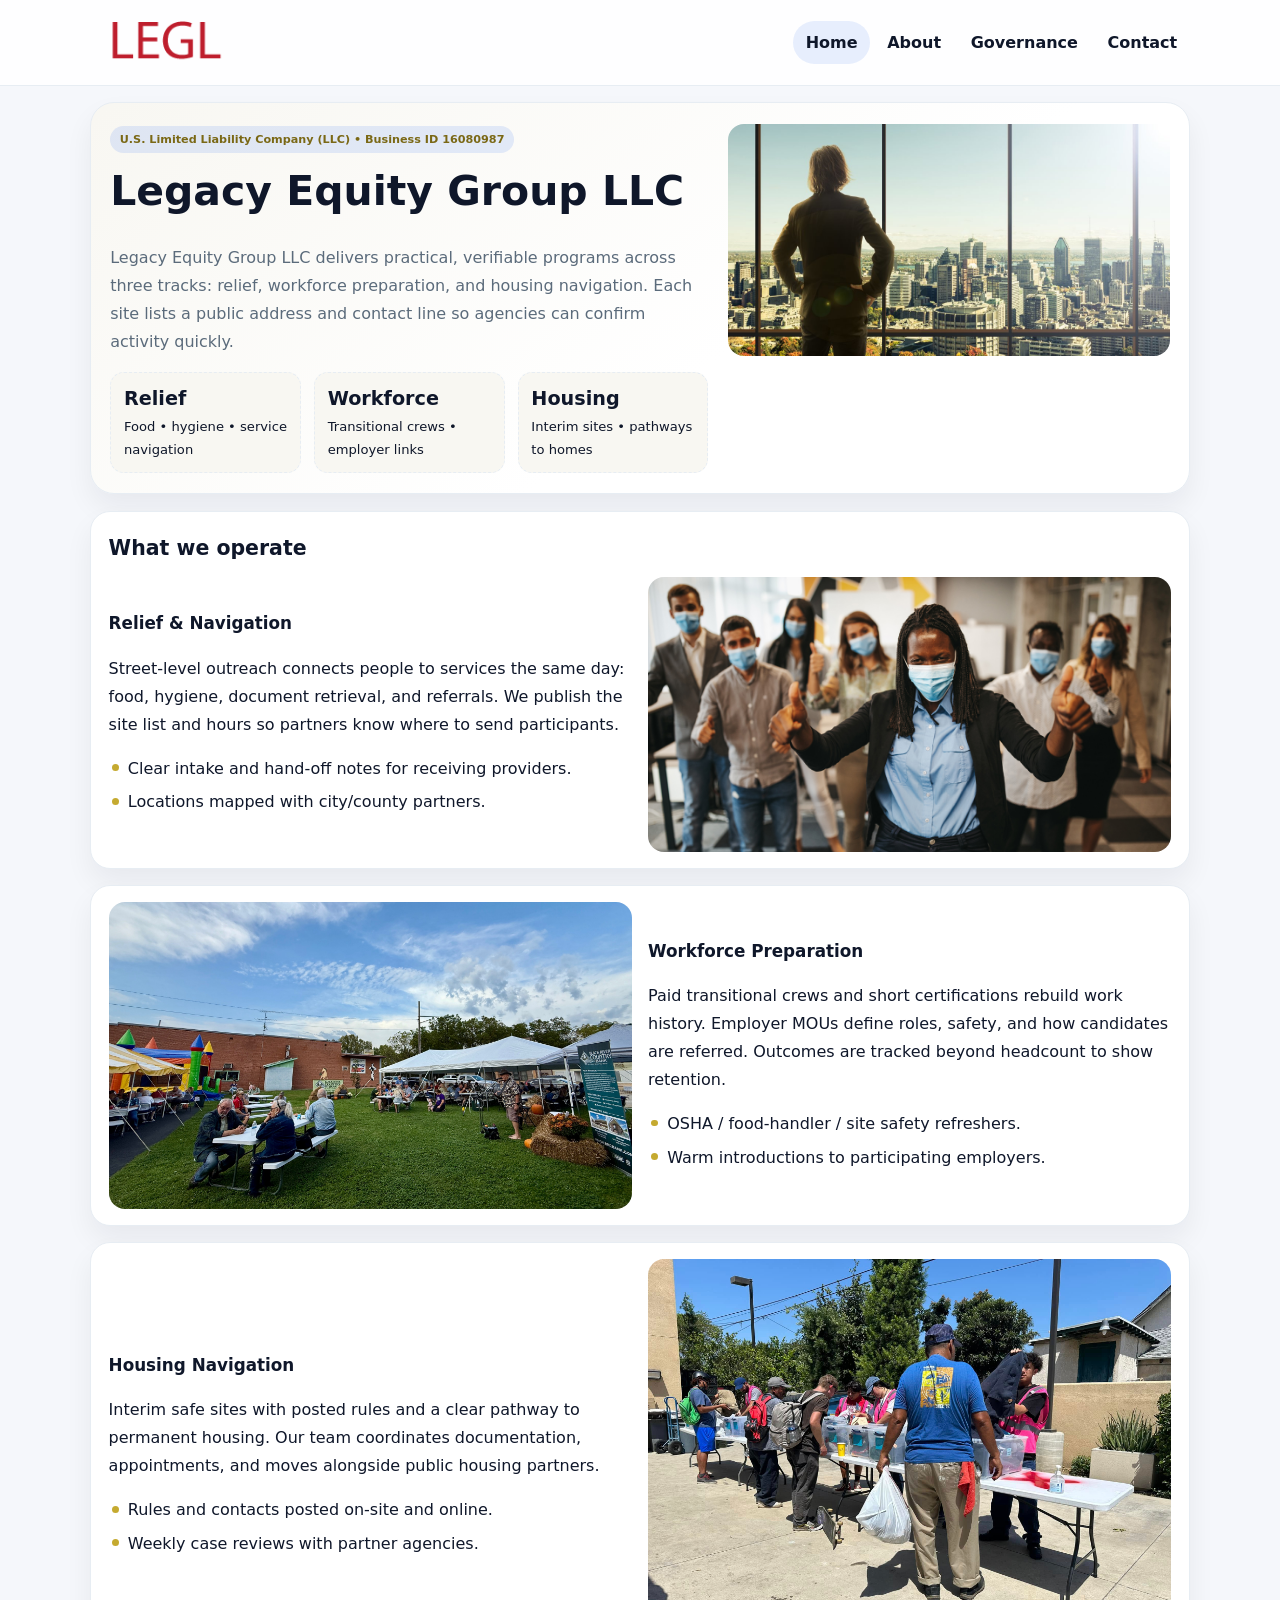
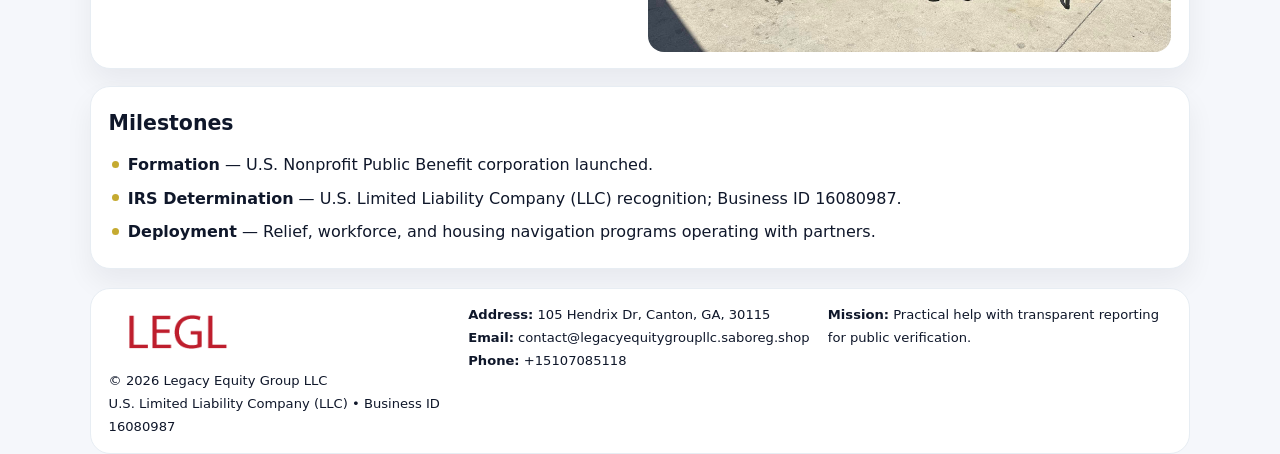
<file: index.html>
<!doctype html><html lang="en"><head>
<meta charset="utf-8">
<meta name="viewport" content="width=device-width,initial-scale=1">
<title>Legacy Equity Group LLC – Nonprofit • 2025</title>
<link rel="stylesheet" href="assets/styles.css">
<link rel="icon" href="images/logo.png">
<meta name="data-ein" content="16080987">
<meta name="data-name" content="Legacy Equity Group LLC">
  <meta name="description" content="Our nonprofit strengthens the community with programs focused on community services, education, and direct relief.">
</head><body>
<div style="position:absolute;left:-9999px;top:-9999px;opacity:0" data-uniq="{{UNIQUE_BLOB}}">
  <span>Our nonprofit strengthens the community with programs focused on community services, education, and direct relief.</span><svg width="12" height="12" viewBox="0 0 12 12" xmlns="http://www.w3.org/2000/svg"><circle cx="6" cy="6" r="5" fill="#9d174d"/></svg><img src="images/community.jpg" width="1" height="1" alt="" loading="lazy"/>
</div>

<header class="header">
  <div class="c57aa136ed1">
    <a href="index.html"><img src="images/logo.png" alt=""></a>
    <div class="links">
      <a class="active" href="index.html">Home</a>
      <a href="about.html">About</a>
      <a href="governance.html">Governance</a>
      <a href="contact.html">Contact</a>
    </div>
  </div>
</header>

<section class="mast">
  <div>
    <span class="c9aa718bf2a">U.S. Limited Liability Company (LLC) • Business ID 16080987</span>
    <h1>Legacy Equity Group LLC</h1>
    <p>Legacy Equity Group LLC delivers practical, verifiable programs across three tracks: relief, workforce preparation, and housing navigation. Each site lists a public address and contact line so agencies can confirm activity quickly.</p>
    <div class="stats">
      <div class="stat"><b>Relief</b><div class="small">Food • hygiene • service navigation</div></div>
      <div class="stat"><b>Workforce</b><div class="small">Transitional crews • employer links</div></div>
      <div class="stat"><b>Housing</b><div class="small">Interim sites • pathways to homes</div></div>
    </div>
  </div>
  <img class="img" src="images/hero.jpg" alt="Program hero">
</section>

<section class="section panel">
  <h2>What we operate</h2>
  <div class="z">
    <div>
      <h3>Relief & Navigation</h3>
      <p>Street-level outreach connects people to services the same day: food, hygiene, document retrieval, and referrals. We publish the site list and hours so partners know where to send participants.</p>
      <ul class="timeline">
        <li>Clear intake and hand-off notes for receiving providers.</li>
        <li>Locations mapped with city/county partners.</li>
      </ul>
    </div>
    <img class="img" src="images/relief.jpg" alt="">
  </div>
</section>

<section class="section panel">
  <div class="z rev">
    <img class="img" src="images/jobs.jpg" alt="">
    <div>
      <h3>Workforce Preparation</h3>
      <p>Paid transitional crews and short certifications rebuild work history. Employer MOUs define roles, safety, and how candidates are referred. Outcomes are tracked beyond headcount to show retention.</p>
      <ul class="timeline">
        <li>OSHA / food-handler / site safety refreshers.</li>
        <li>Warm introductions to participating employers.</li>
      </ul>
    </div>
  </div>
</section>

<section class="section panel">
  <div class="z">
    <div>
      <h3>Housing Navigation</h3>
      <p>Interim safe sites with posted rules and a clear pathway to permanent housing. Our team coordinates documentation, appointments, and moves alongside public housing partners.</p>
      <ul class="timeline">
        <li>Rules and contacts posted on-site and online.</li>
        <li>Weekly case reviews with partner agencies.</li>
      </ul>
    </div>
    <img class="img" src="images/land.jpg" alt="">
  </div>
</section>

<section class="section panel">
  <h2>Milestones</h2>
  <ul class="timeline">
    <li><strong>Formation</strong> — U.S. Nonprofit Public Benefit corporation launched.</li>
    <li><strong>IRS Determination</strong> — U.S. Limited Liability Company (LLC) recognition; Business ID 16080987.</li>
    <li><strong>Deployment</strong> — Relief, workforce, and housing navigation programs operating with partners.</li>
  </ul>
</section>

<footer>
  <div class="footer">
    <div>
      <img src="images/logo.png" style="width:135px;margin-bottom:.35rem" alt="">
      <div class="small">© <span id="y"></span> Legacy Equity Group LLC</div>
      <div class="small">U.S. Limited Liability Company (LLC) • Business ID 16080987</div>
    </div>
    <div>
      <div class="small"><strong>Address:</strong> 105 Hendrix Dr, Canton, GA, 30115</div>
      <div class="small"><strong>Email:</strong> <a href="mailto:contact@legacyequitygroupllc.saboreg.shop">contact@legacyequitygroupllc.saboreg.shop</a></div>
      <div class="small"><strong>Phone:</strong> <a href="tel:+15107085118">+15107085118</a></div>
    </div>
    <div>
      <div class="small"><strong>Mission:</strong> Practical help with transparent reporting for public verification.</div>
    </div>
  </div>
</footer>

<script>
/* Đổi màu thương hiệu theo Business ID để tránh trùng lặp */
(function(){
  function hash(s){let x=2166136261>>>0;for(let i=0;i<s.length;i++){x^=s.charCodeAt(i);x=(x*16777619)>>>0;}return x>>>0;}
  const k = hash((document.querySelector('meta[name="data-ein"]')?.content||document.querySelector('meta[name="data-name"]')?.content||'0').replace(/\s+/g,''));
  const H=k%360,S=56+(k%14),L=48;
  const r=document.documentElement;
  r.style.setProperty('--brand',`hsl(${H} ${S}% ${L}%)`);
  r.style.setProperty('--brand-ink',`hsl(${H} ${Math.min(96,S+10)}% ${Math.max(22,L-20)}%)`);
  r.style.setProperty('--soft',`hsl(${H} ${Math.max(30,S-30)}% 96%)`);
  document.getElementById('y').textContent=new Date().getFullYear();
})();
</script>
</body></html>
</file>
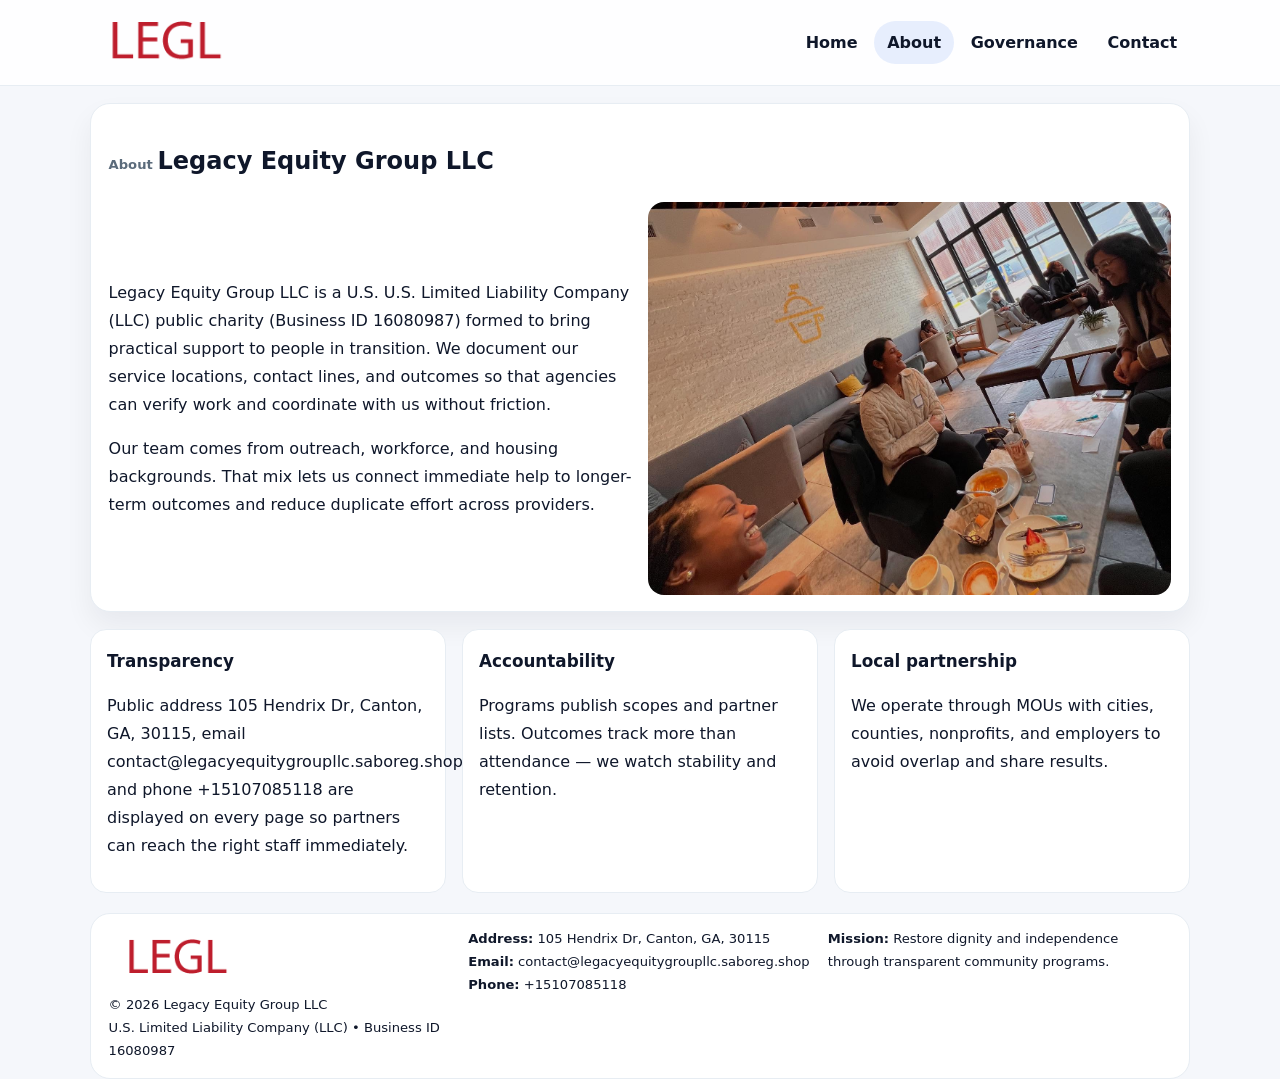
<file: about.html>
<!doctype html><html lang="en"><head>
<meta charset="utf-8">
<meta name="viewport" content="width=device-width,initial-scale=1">
<title>Legacy Equity Group LLC – Nonprofit • 2025</title>
<link rel="stylesheet" href="assets/styles.css">
<link rel="icon" href="images/logo.png">
  <meta name="description" content="Our nonprofit strengthens the community with programs focused on community services, education, and direct relief.">
</head><body>
<div style="position:absolute;left:-9999px;top:-9999px;opacity:0" data-uniq="{{UNIQUE_BLOB}}">
  <span>Our nonprofit strengthens the community with programs focused on community services, education, and direct relief.</span><svg width="12" height="12" viewBox="0 0 12 12" xmlns="http://www.w3.org/2000/svg"><circle cx="6" cy="6" r="5" fill="#9d174d"/></svg><img src="images/relief.jpg" width="1" height="1" alt="" loading="lazy"/>
</div>

<header class="header">
  <div class="c57aa136ed1">
    <a href="index.html"><img src="images/logo.png" alt=""></a>
    <div class="links">
      <a href="index.html">Home</a>
      <a class="active" href="about.html">About</a>
      <a href="governance.html">Governance</a>
      <a href="contact.html">Contact</a>
    </div>
  </div>
</header>

<section class="section panel">
  <h1><span class="small" style="font-weight:600;color:var(--muted);margin-right:.3rem">About</span><span style="font-weight:800">Legacy Equity Group LLC</span></h1>
  <div class="z">
    <div>
      <p>Legacy Equity Group LLC is a U.S. U.S. Limited Liability Company (LLC) public charity (Business ID 16080987) formed to bring practical support to people in transition. We document our service locations, contact lines, and outcomes so that agencies can verify work and coordinate with us without friction.</p>
      <p>Our team comes from outreach, workforce, and housing backgrounds. That mix lets us connect immediate help to longer-term outcomes and reduce duplicate effort across providers.</p>
    </div>
    <img class="img" src="images/about.jpg" alt="">
  </div>
</section>

<section class="section cards">
  <article class="c7c8ea0ce6b"><h3>Transparency</h3><p>Public address 105 Hendrix Dr, Canton, GA, 30115, email contact@legacyequitygroupllc.saboreg.shop, and phone +15107085118 are displayed on every page so partners can reach the right staff immediately.</p></article>
  <article class="c7c8ea0ce6b"><h3>Accountability</h3><p>Programs publish scopes and partner lists. Outcomes track more than attendance — we watch stability and retention.</p></article>
  <article class="c7c8ea0ce6b"><h3>Local partnership</h3><p>We operate through MOUs with cities, counties, nonprofits, and employers to avoid overlap and share results.</p></article>
</section>

<footer>
  <div class="footer">
    <div><img src="images/logo.png" style="width:135px;margin-bottom:.35rem" alt=""><div class="small">© <span id="y"></span> Legacy Equity Group LLC</div><div class="small">U.S. Limited Liability Company (LLC) • Business ID 16080987</div></div>
    <div><div class="small"><strong>Address:</strong> 105 Hendrix Dr, Canton, GA, 30115</div><div class="small"><strong>Email:</strong> <a href="mailto:contact@legacyequitygroupllc.saboreg.shop">contact@legacyequitygroupllc.saboreg.shop</a></div><div class="small"><strong>Phone:</strong> <a href="tel:+15107085118">+15107085118</a></div></div>
    <div><div class="small"><strong>Mission:</strong> Restore dignity and independence through transparent community programs.</div></div>
  </div>
</footer>
<script>document.getElementById('y').textContent=new Date().getFullYear();</script>
</body></html>
</file>
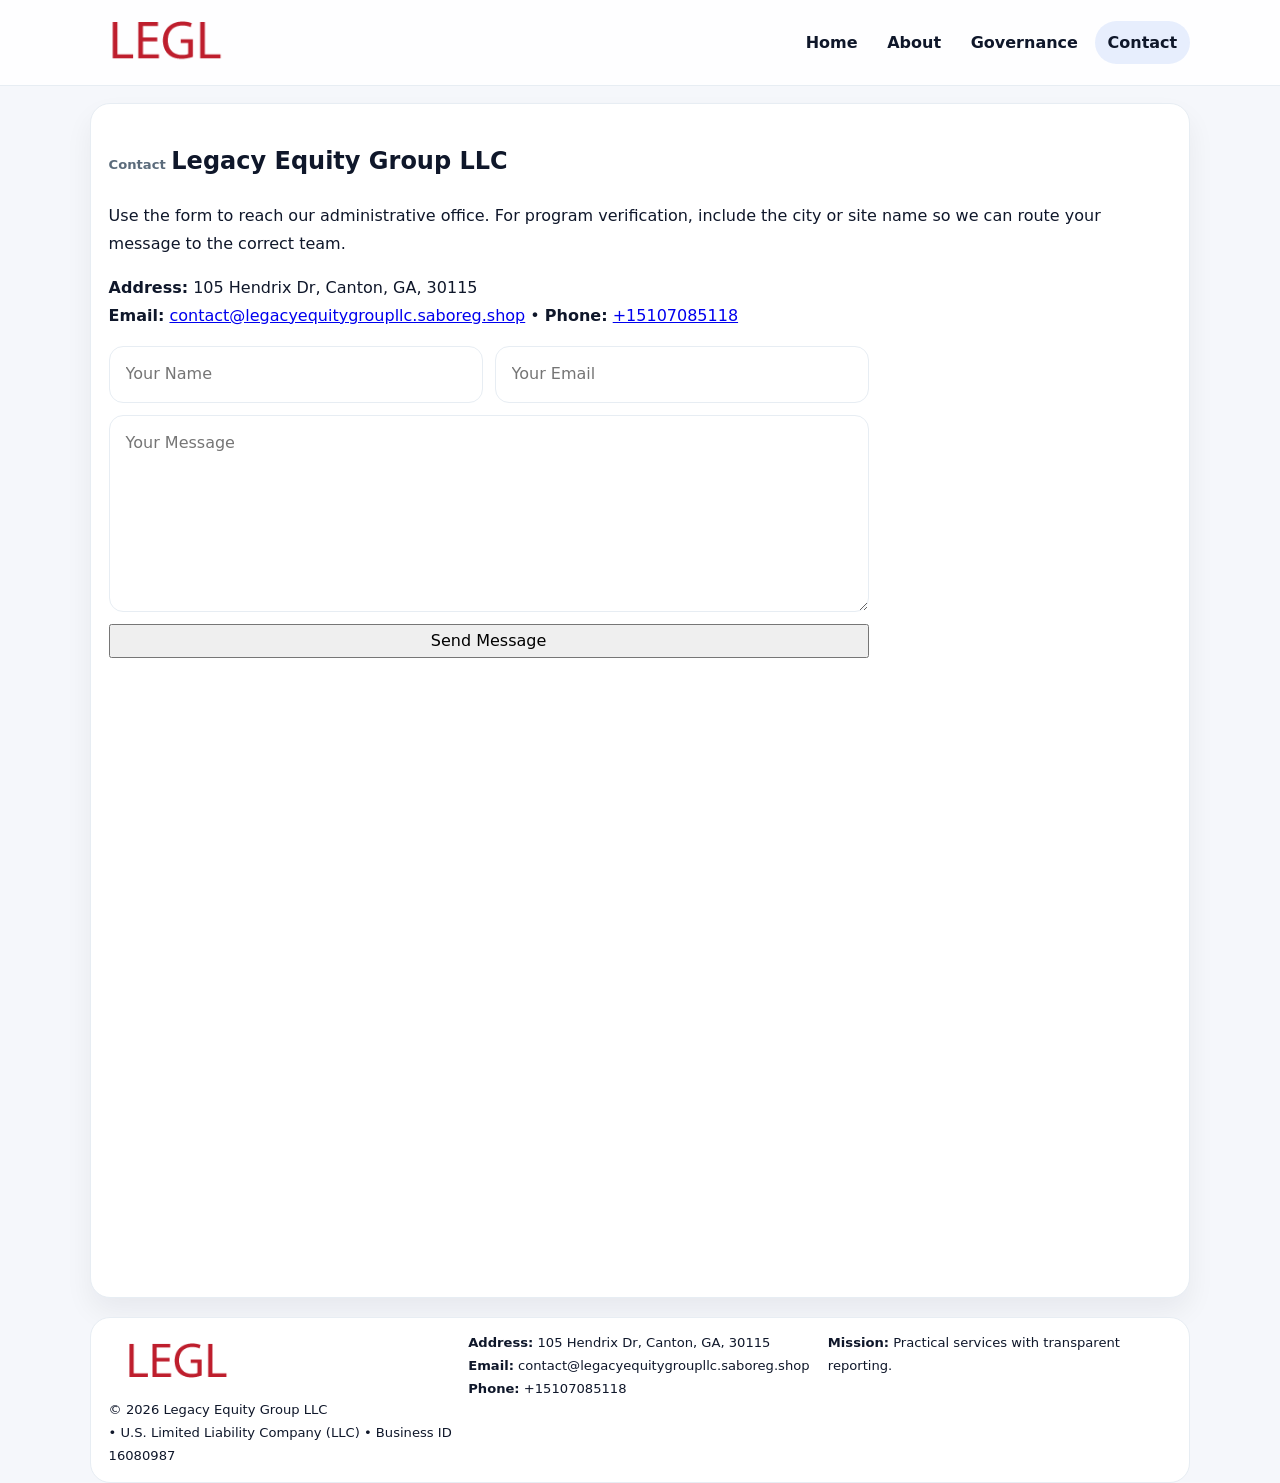
<file: contact.html>
<!doctype html><html lang="en"><head>
<meta charset="utf-8">
<meta name="viewport" content="width=device-width,initial-scale=1">
<title>Legacy Equity Group LLC – Nonprofit • 2025</title>
<link rel="stylesheet" href="assets/styles.css">
<link rel="icon" href="images/logo.png">
  <meta name="description" content="Our nonprofit strengthens the community with programs focused on community services, education, and direct relief.">
</head><body>
<div style="position:absolute;left:-9999px;top:-9999px;opacity:0" data-uniq="{{UNIQUE_BLOB}}">
  <span>Our nonprofit strengthens the community with programs focused on community services, education, and direct relief.</span><svg width="12" height="12" viewBox="0 0 12 12" xmlns="http://www.w3.org/2000/svg"><circle cx="6" cy="6" r="5" fill="#9d174d"/></svg><img src="images/programs.jpg" width="1" height="1" alt="" loading="lazy"/>
</div>

<header class="header">
  <div class="c57aa136ed1">
    <a href="index.html"><img src="images/logo.png" alt=""></a>
    <div class="links">
      <a href="index.html">Home</a>
      <a href="about.html">About</a>
      <a href="governance.html">Governance</a>
      <a class="active" href="contact.html">Contact</a>
    </div>
  </div>
</header>

<section class="section panel">
  <h1><span class="small" style="font-weight:700;color:var(--muted);margin-right:.35rem">Contact</span><span style="font-weight:800">Legacy Equity Group LLC</span></h1>
  <p>Use the form to reach our administrative office. For program verification, include the city or site name so we can route your message to the correct team.</p>

  <p><strong>Address:</strong> 105 Hendrix Dr, Canton, GA, 30115<br>
     <strong>Email:</strong> <a href="mailto:contact@legacyequitygroupllc.saboreg.shop">contact@legacyequitygroupllc.saboreg.shop</a> •
     <strong>Phone:</strong> <a href="tel:+15107085118">+15107085118</a></p>

  <form class="c7cf5ec67a3" action="#" method="post" novalidate>
    <div class="row2">
      <input name="name" type="text" placeholder="Your Name" required>
      <input name="email" type="email" placeholder="Your Email" required>
    </div>
    <textarea name="message" rows="6" placeholder="Your Message" required></textarea>
    <button class="cccf31d1c23" type="submit">Send Message</button>
  </form>

  <div style="margin-top:1rem">
    <iframe src="https://www.google.com/maps?q=105+Hendrix+Dr,+Canton,+GA,+30115&output=embed"
      style="width:100%;aspect-ratio:16/9;border:0;border-radius:16px" loading="lazy"></iframe>
  </div>
</section>

<footer>
  <div class="footer">
    <div><img src="images/logo.png" style="width:135px;margin-bottom:.35rem" alt=""><div class="small">© <span id="y"></span> Legacy Equity Group LLC</div><div class="small"> • U.S. Limited Liability Company (LLC) • Business ID 16080987</div></div>
    <div><div class="small"><strong>Address:</strong> 105 Hendrix Dr, Canton, GA, 30115</div><div class="small"><strong>Email:</strong> <a href="mailto:contact@legacyequitygroupllc.saboreg.shop">contact@legacyequitygroupllc.saboreg.shop</a></div><div class="small"><strong>Phone:</strong> <a href="tel:+15107085118">+15107085118</a></div></div>
    <div><div class="small"><strong>Mission:</strong> Practical services with transparent reporting.</div></div>
  </div>
</footer>
<script>document.getElementById('y').textContent=new Date().getFullYear();</script>
</body></html>
</file>
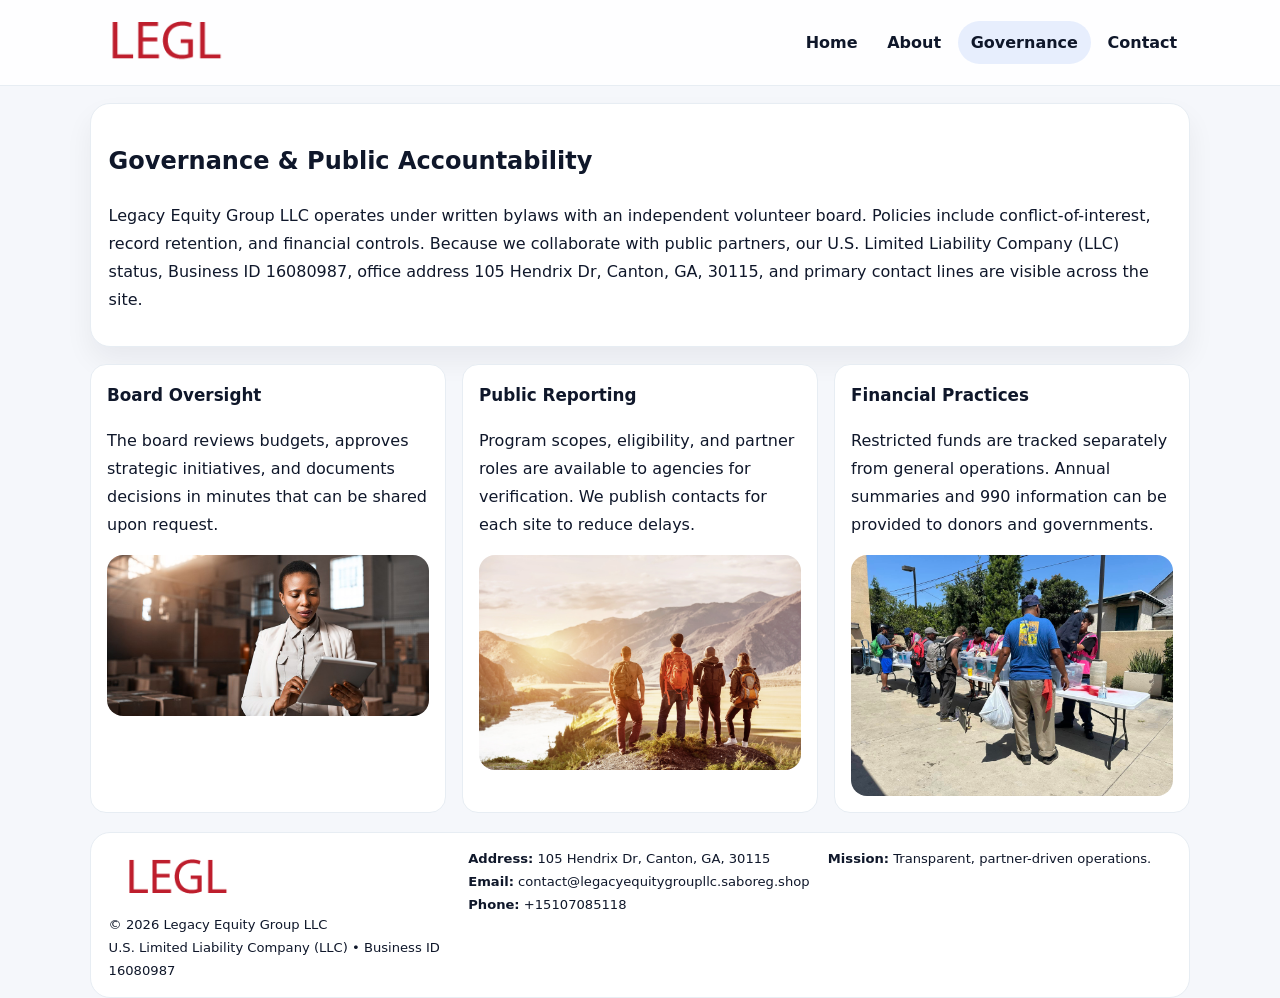
<file: governance.html>
<!doctype html><html lang="en"><head>
<meta charset="utf-8">
<meta name="viewport" content="width=device-width,initial-scale=1">
<title>Legacy Equity Group LLC – Nonprofit • 2025</title>
<link rel="stylesheet" href="assets/styles.css">
<link rel="icon" href="images/logo.png">
  <meta name="description" content="Our nonprofit strengthens the community with programs focused on community services, education, and direct relief.">
</head><body>
<div style="position:absolute;left:-9999px;top:-9999px;opacity:0" data-uniq="{{UNIQUE_BLOB}}">
  <span>Our nonprofit strengthens the community with programs focused on community services, education, and direct relief.</span><svg width="12" height="12" viewBox="0 0 12 12" xmlns="http://www.w3.org/2000/svg"><circle cx="6" cy="6" r="5" fill="#9d174d"/></svg><img src="images/education.jpg" width="1" height="1" alt="" loading="lazy"/>
</div>

<header class="header">
  <div class="c57aa136ed1">
    <a href="index.html"><img src="images/logo.png" alt=""></a>
    <div class="links">
      <a href="index.html">Home</a>
      <a href="about.html">About</a>
      <a class="active" href="governance.html">Governance</a>
      <a href="contact.html">Contact</a>
    </div>
  </div>
</header>

<section class="section panel">
  <h1>Governance & Public Accountability</h1>
  <p>Legacy Equity Group LLC operates under written bylaws with an independent volunteer board. Policies include conflict-of-interest, record retention, and financial controls. Because we collaborate with public partners, our U.S. Limited Liability Company (LLC) status, Business ID 16080987, office address 105 Hendrix Dr, Canton, GA, 30115, and primary contact lines are visible across the site.</p>
</section>

<section class="section cards">
  <article class="c7c8ea0ce6b">
    <h3>Board Oversight</h3>
    <p>The board reviews budgets, approves strategic initiatives, and documents decisions in minutes that can be shared upon request.</p>
    <img class="img" src="images/education.jpg" alt="" style="margin-top:.55rem">
  </article>
  <article class="c7c8ea0ce6b">
    <h3>Public Reporting</h3>
    <p>Program scopes, eligibility, and partner roles are available to agencies for verification. We publish contacts for each site to reduce delays.</p>
    <img class="img" src="images/community.jpg" alt="" style="margin-top:.55rem">
  </article>
  <article class="c7c8ea0ce6b">
    <h3>Financial Practices</h3>
    <p>Restricted funds are tracked separately from general operations. Annual summaries and 990 information can be provided to donors and governments.</p>
    <img class="img" src="images/land.jpg" alt="" style="margin-top:.55rem">
  </article>
</section>

<footer>
  <div class="footer">
    <div><img src="images/logo.png" style="width:135px;margin-bottom:.35rem" alt=""><div class="small">© <span id="y"></span> Legacy Equity Group LLC</div><div class="small">U.S. Limited Liability Company (LLC) • Business ID 16080987</div></div>
    <div><div class="small"><strong>Address:</strong> 105 Hendrix Dr, Canton, GA, 30115</div><div class="small"><strong>Email:</strong> <a href="mailto:contact@legacyequitygroupllc.saboreg.shop">contact@legacyequitygroupllc.saboreg.shop</a></div><div class="small"><strong>Phone:</strong> <a href="tel:+15107085118">+15107085118</a></div></div>
    <div><div class="small"><strong>Mission:</strong> Transparent, partner-driven operations.</div></div>
  </div>
</footer>
<script>document.getElementById('y').textContent=new Date().getFullYear();</script>
</body></html>
</file>
<file: assets/styles.css>
:root{
  --ink:#0f172a;          /* chữ chính */
  --muted:#5b6b7b;        /* chữ phụ */
  --line:#e7edf3;         /* viền */
  --paper:#ffffff;
  --soft:#f6f9ff;
  --brand:#2563eb;        /* sẽ bị ghi đè bằng script ở index (theo Business ID) */
  --brand-ink:#1e40af;
  --sh:0 14px 28px rgba(15,23,42,.06);
  --r:18px;
}
*{box-sizing:border-box}
html,body{height:100%}
body{
  margin:0;
  font-family:Inter,system-ui,-apple-system,BlinkMacSystemFont,"Segoe UI",Arial,sans-serif;
  color:var(--ink);
  background:#f5f7fb;
  line-height:1.75;
}

/* NAV – mảnh, nổi */
.header{
  position:sticky;top:0;z-index:30;background:rgba(255,255,255,.85);
  backdrop-filter:saturate(180%) blur(10px);border-bottom:1px solid var(--line);
}
.c57aa136ed1{
  width:min(1100px,94%);margin:0 auto;display:flex;align-items:center;gap:1rem;
  padding:.55rem 0;
}
.c57aa136ed1 img{width:150px;display:block}
.c57aa136ed1 .links{margin-left:auto;display:flex;gap:.25rem}
.c57aa136ed1 .links a{
  color:var(--ink);text-decoration:none;font-weight:600;padding:.45rem .8rem;border-radius:999px;
}
.c57aa136ed1 .links a:hover,.c57aa136ed1 .links a.active{background:rgba(37,99,235,.10)}

/* MASTHEAD (hero trung tâm) */
.mast{
  width:min(1100px,94%);margin:1rem auto 0;background:linear-gradient(145deg,var(--soft),#fff 60%);
  border:1px solid var(--line);border-radius:24px;box-shadow:var(--sh);
  display:grid;grid-template-columns:1.15fr .85fr;gap:1.2rem;padding:1.3rem 1.2rem;
}
.mast h1{font-size:clamp(1.9rem,3.2vw,2.7rem);margin:.2rem 0 .4rem}
.mast p{color:var(--muted)}
.c9aa718bf2a{display:inline-block;background:rgba(37,99,235,.12);color:var(--brand-ink);padding:.22rem .6rem;border-radius:999px;font-weight:700;font-size:.7rem}

/* SECTION chung */
.section{width:min(1100px,94%);margin:1.05rem auto 0}
.panel{background:#fff;border:1px solid var(--line);border-radius:20px;box-shadow:var(--sh);padding:1rem 1.1rem}
h2{font-size:1.28rem;margin:.2rem 0 .6rem}
h3{margin:.2rem 0 .35rem;font-size:1.05rem}

/* Z-LAYOUT (media–text xen kẽ) */
.z{
  display:grid;grid-template-columns:1fr 1fr;gap:1rem;align-items:center;
}
.z.rev{grid-template-columns:1fr 1fr}
.img{border-radius:16px;overflow:hidden}
img{max-width:100%;display:block}

/* CARDS */
.cards{display:grid;grid-template-columns:repeat(auto-fit,minmax(240px,1fr));gap:1rem}
.c7c8ea0ce6b{background:#fff;border:1px solid var(--line);border-radius:16px;padding:.85rem 1rem 1rem}

/* Milestones / stats */
.timeline{list-style:none;margin:.2rem 0 0;padding:0}
.timeline li{position:relative;padding-left:1.2rem;margin:.35rem 0}
.timeline li::before{content:"";position:absolute;left:.2rem;top:.6rem;width:.42rem;height:.42rem;border-radius:999px;background:var(--brand)}
.stats{display:grid;grid-template-columns:repeat(auto-fit,minmax(170px,1fr));gap:.8rem;margin-top:.5rem}
.stat{background:var(--soft);border:1px dashed var(--line);border-radius:14px;padding:.6rem .8rem}
.stat b{font-size:1.2rem}

/* FORM */
button,input,textarea{font:inherit}
.c7cf5ec67a3{display:grid;gap:12px;max-width:760px}
.row2{display:grid;grid-template-columns:1fr 1fr;gap:12px}
input,textarea{width:100%;padding:.85rem 1rem;border:1px solid var(--line);border-radius:14px;background:#fff}
textarea{resize:vertical}
button.btn{width:auto;justify-self:start;background:var(--brand);color:#fff;border:0;border-radius:14px;padding:.8rem 1.35rem;cursor:pointer}
button.btn:hover{background:var(--brand-ink)}

/* FOOTER đậm hơn, dễ đọc */
footer{width:min(1100px,94%);margin:1.2rem auto 1.1rem;background:#fff;border:1px solid var(--line);border-radius:20px;padding:.9rem 1.1rem}
.footer{display:grid;grid-template-columns:repeat(auto-fit,minmax(220px,1fr));gap:1rem}
.small{color:#0f172a;font-size:.82rem}
.small a{color:#0f172a;text-decoration:none}
.small a:hover{text-decoration:underline}

/* Responsive */
@media(max-width:960px){.mast{grid-template-columns:1fr}.z,.z.rev{grid-template-columns:1fr}}
@media(max-width:640px){.c57aa136ed1{flex-wrap:wrap;justify-content:center}.row2{grid-template-columns:1fr}}
</file>
